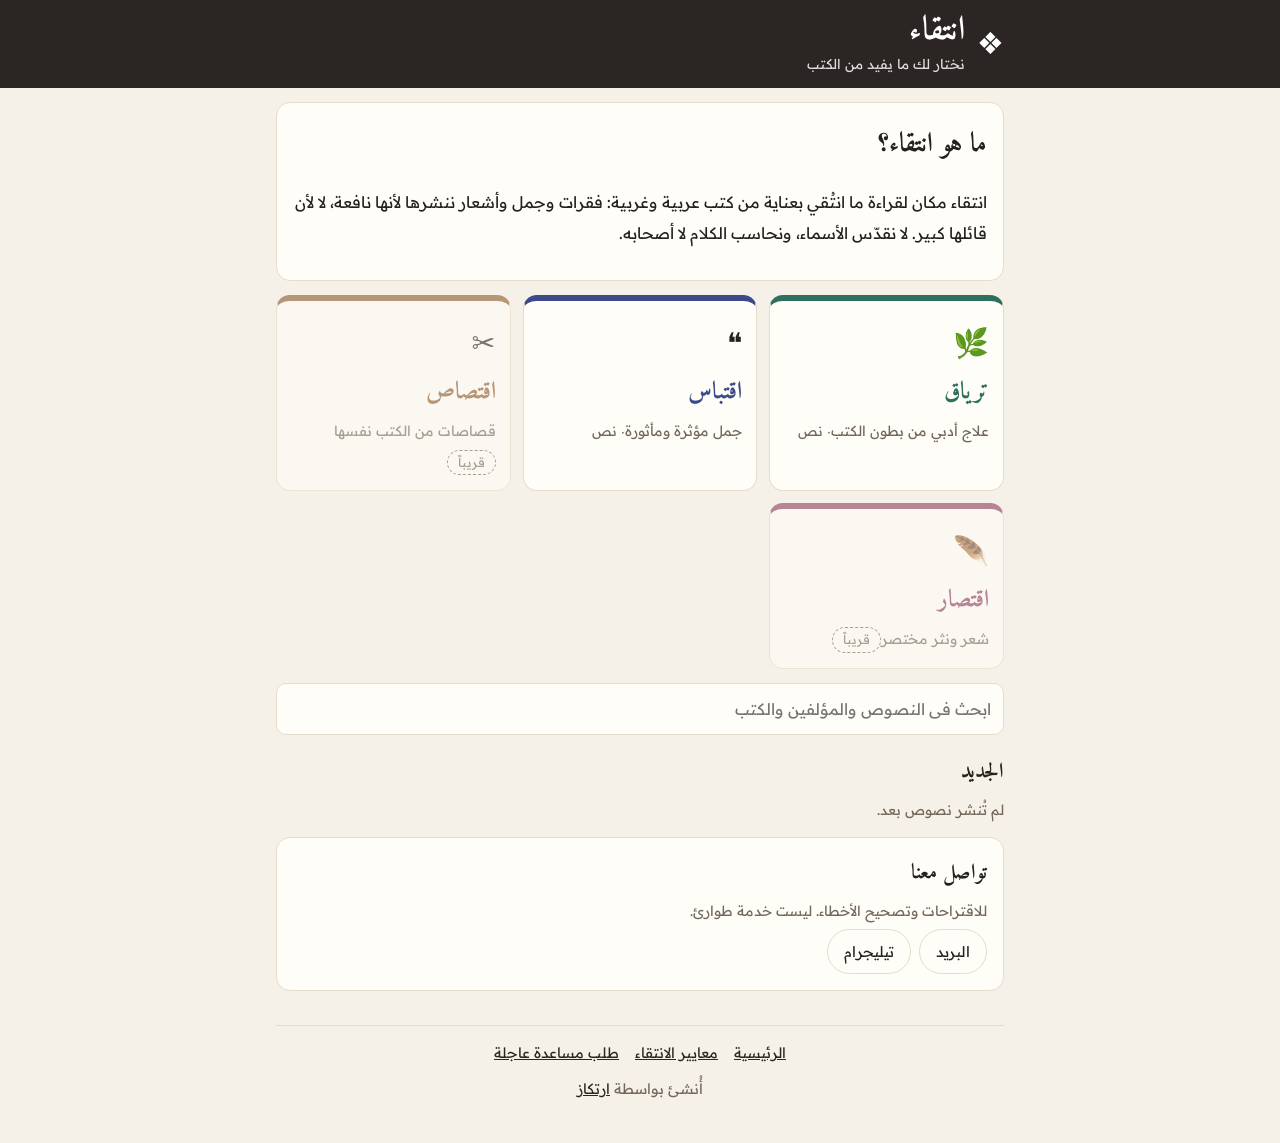
<file: index.html>
<!doctype html>
<html lang="ar" dir="rtl">
<head>
<meta charset="utf-8">
<meta name="viewport" content="width=device-width, initial-scale=1">
<link rel="manifest" href="manifest.webmanifest">
<meta name="theme-color" content="#2b2623">
<title>انتقاء</title>
<link rel="icon" href="icon-192.png">
<link rel="preconnect" href="https://fonts.googleapis.com">
<link rel="preconnect" href="https://fonts.gstatic.com" crossorigin>
<link href="https://fonts.googleapis.com/css2?family=Amiri:wght@400;700&family=Readex+Pro:wght@300;400;600&display=swap" rel="stylesheet">
<link rel="stylesheet" href="style.css">
</head>
<body>
<header class="top" id="top"><div class="wrap"><a class="brand" href="#/"><span class="rm" id="rm" aria-hidden="true">❖</span><span><b id="bt">انتقاء</b><span class="tag" id="tg">نختار لك ما يفيد من الكتب</span></span></a></div></header>
<main><div class="wrap" id="app"></div></main>
<div class="toast" id="toast" role="status" aria-live="polite"></div>
<script src="common.js"></script>
<script src="app.js"></script>
</body>
</html>
</file>
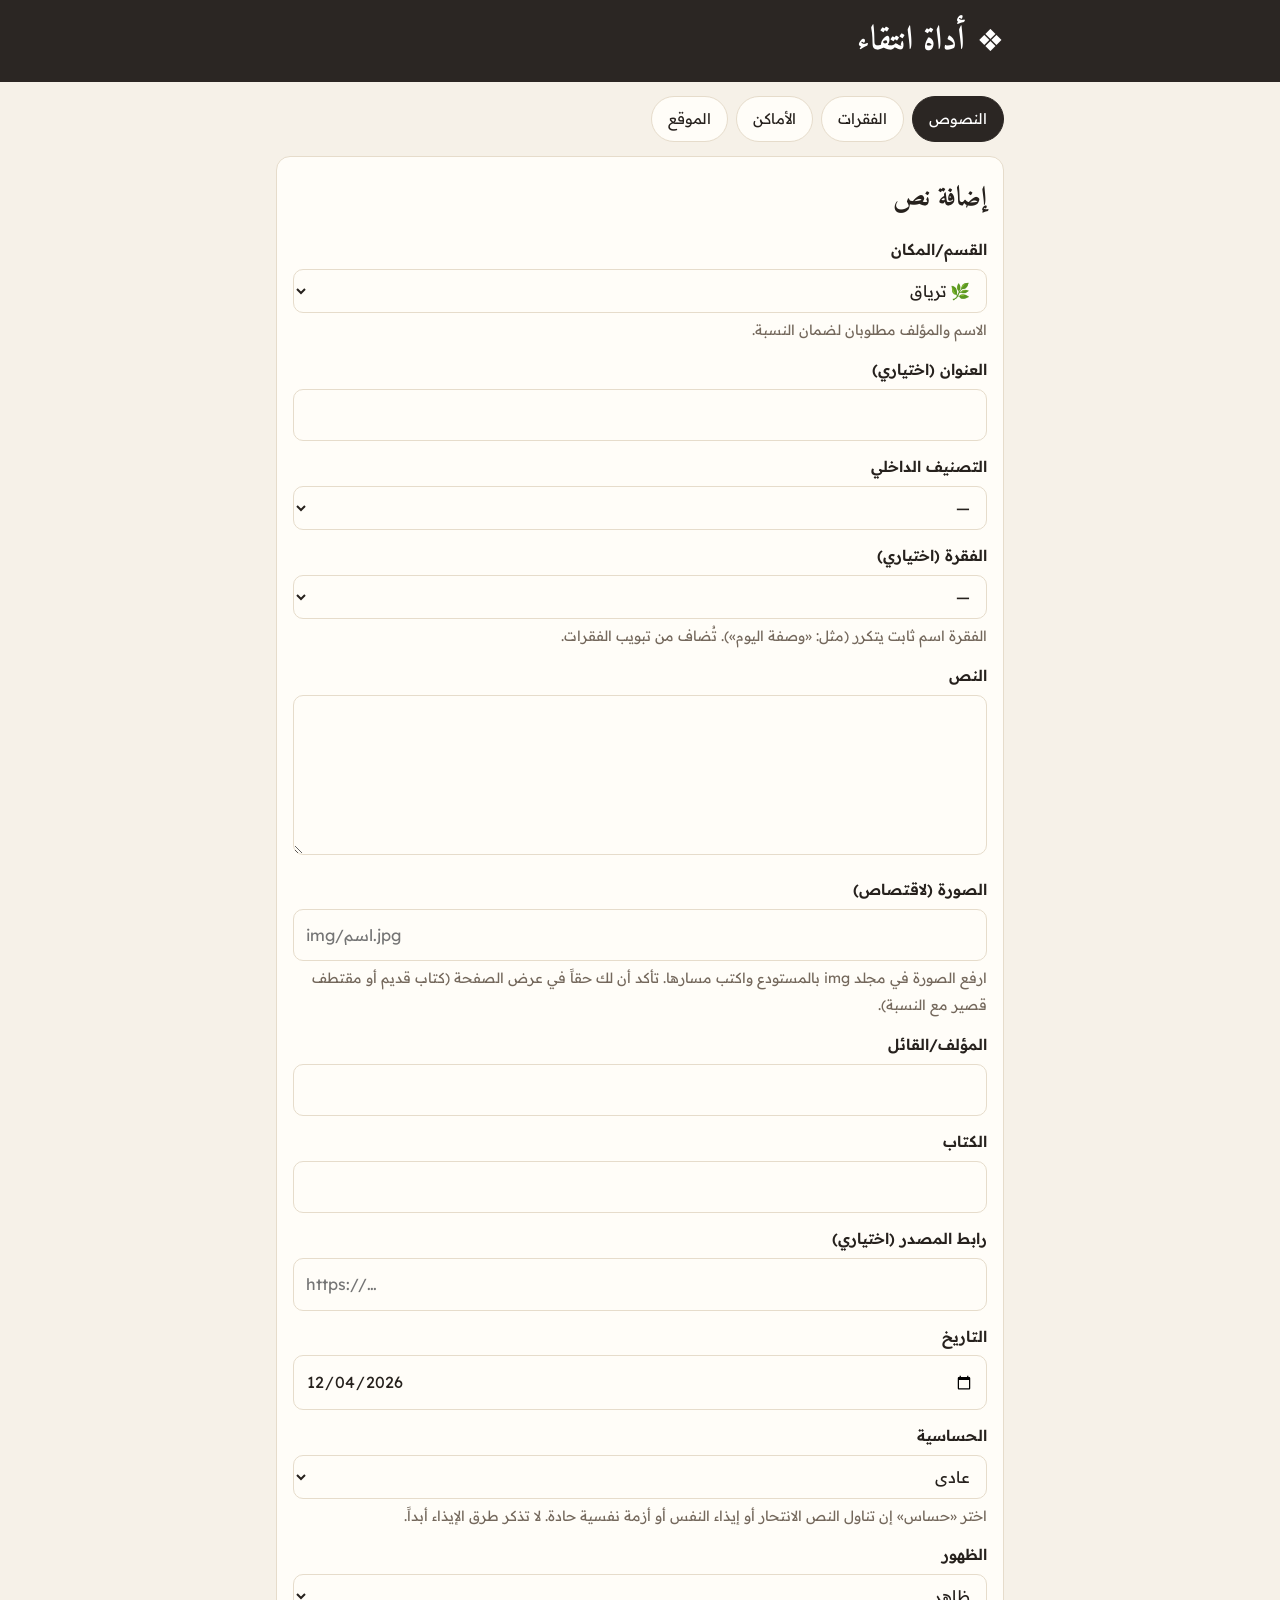
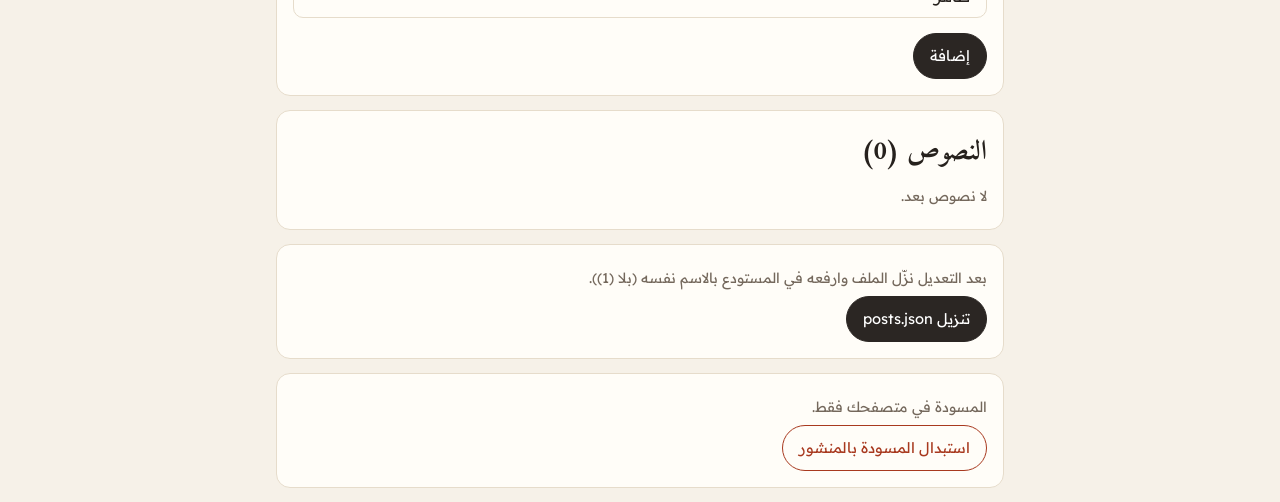
<file: admin.html>
<!doctype html>
<html lang="ar" dir="rtl">
<head>
<meta charset="utf-8">
<meta name="viewport" content="width=device-width, initial-scale=1">
<meta name="robots" content="noindex">
<title>أداة انتقاء</title>
<link rel="icon" href="icon-192.png">
<link href="https://fonts.googleapis.com/css2?family=Amiri:wght@400;700&family=Readex+Pro:wght@300;400;600&display=swap" rel="stylesheet">
<link rel="stylesheet" href="style.css">
</head>
<body>
<header class="top"><div class="wrap"><a class="brand" href="index.html"><span class="rm" aria-hidden="true">❖</span><b>أداة انتقاء</b></a></div></header>
<main><div class="wrap" id="app"></div></main>
<div class="toast" id="toast" role="status" aria-live="polite"></div>
<script src="common.js"></script>
<script src="admin.js"></script>
</body>
</html>
</file>
<file: style.css>
:root{--bg:#f6f1e8;--card:#fffdf8;--ink:#26211d;--mute:#74685c;--line:#e6dccb;--room:#2b2623;--on:#fff;--warn:#a8391f}
@media (prefers-color-scheme:dark){:root{--bg:#161310;--card:#1f1b17;--ink:#f0e8dc;--mute:#a79b8d;--line:#322b24;--on:#17120e;--warn:#f0907a}}
*{box-sizing:border-box}
body{margin:0;background:var(--bg);color:var(--ink);font-family:'Readex Pro',system-ui,sans-serif;line-height:1.9;font-size:16px}
.wrap{max-width:760px;margin:0 auto;padding:0 16px}
a{color:var(--room)}
@media (prefers-color-scheme:dark){a{color:color-mix(in srgb,var(--room) 55%,#fff)}}
h1,h2,h3,.brand b{font-family:'Amiri',serif;font-weight:700;margin:0}
h2{font-size:1.7rem}h3{font-size:1.3rem}
.top{background:var(--room);color:#fff;padding:12px 0;transition:background .2s}
.brand{display:flex;align-items:center;gap:12px;color:#fff;text-decoration:none}
.brand b{display:block;font-size:2.1rem;line-height:1.15}
.tag{display:block;font-size:.85rem;opacity:.85}
.rm{font-size:1.9rem}
.row{display:flex;gap:8px;align-items:center;flex-wrap:wrap}
.chip,.btn{display:inline-flex;align-items:center;justify-content:center;gap:6px;border:1px solid var(--line);background:var(--card);color:var(--ink);padding:8px 16px;border-radius:999px;font:inherit;font-size:.92rem;text-decoration:none;cursor:pointer;min-height:44px}
.chip[aria-current=true]{background:var(--room);color:var(--on);border-color:var(--room)}
.btn.primary{background:var(--room);color:#fff;border-color:var(--room)}
.btn.danger{color:var(--warn);border-color:var(--warn)}
input[type=text],input[type=url],input[type=date],input[type=number],textarea,select{width:100%;font:inherit;color:var(--ink);background:var(--card);border:1px solid var(--line);border-radius:10px;padding:10px 12px;min-height:44px}
textarea{min-height:160px;resize:vertical;font-family:'Amiri',serif;font-size:1.15rem}
label{display:block;margin:12px 0 4px;font-weight:600;font-size:.95rem}
.hint{color:var(--mute);font-size:.88rem;margin:4px 0}
.err{color:var(--warn);font-size:.92rem}
.panel{background:var(--card);border:1px solid var(--line);border-radius:14px;padding:16px;margin:14px 0}
.rooms{display:grid;grid-template-columns:repeat(auto-fill,minmax(220px,1fr));gap:12px;margin:14px 0}
.room{display:block;text-decoration:none;color:var(--ink);background:var(--card);border:1px solid var(--line);border-top:6px solid var(--c);border-radius:14px;padding:14px;min-height:130px}
.room .e{font-size:1.8rem;display:block}
.room b{font-family:'Amiri',serif;font-size:1.5rem;display:block;color:var(--c)}
.room .d{font-size:.88rem;color:var(--mute);line-height:1.6}
.room.soon{opacity:.6}
.soonb{display:inline-block;border:1px dashed var(--mute);border-radius:999px;padding:0 10px;font-size:.78rem;color:var(--mute)}
.post{background:var(--card);border:1px solid var(--line);border-right:5px solid var(--c,var(--room));border-radius:12px;padding:14px 16px;margin:12px 0}
.post h3 a{color:var(--ink);text-decoration:none}
.post .ex{font-family:'Amiri',serif;font-size:1.2rem;white-space:pre-wrap}
.meta{color:var(--mute);font-size:.85rem}
.body{font-family:'Amiri',serif;font-size:1.35rem;line-height:2.1;white-space:pre-wrap;margin:14px 0}
.verse{text-align:center}
.src{border-top:1px solid var(--line);padding-top:10px;margin-top:12px;color:var(--mute)}
.note{border:1px solid var(--line);background:var(--bg);border-radius:10px;padding:10px 12px;color:var(--mute);font-size:.88rem;margin:14px 0}
.cut{display:block;width:100%;border-radius:10px;border:1px solid var(--line)}
.grid{display:grid;grid-template-columns:repeat(auto-fill,minmax(220px,1fr));gap:12px}
.toast{position:fixed;bottom:16px;inset-inline:16px;max-width:520px;margin:auto;background:var(--room);color:#fff;padding:12px 16px;border-radius:12px;opacity:0;pointer-events:none;transition:opacity .2s;z-index:9}
.toast.show{opacity:1}.toast.bad{background:var(--warn)}
footer{margin:34px 0 40px;padding-top:14px;border-top:1px solid var(--line);color:var(--mute);font-size:.9rem;text-align:center}
.line{display:flex;gap:10px;align-items:center;border-bottom:1px solid var(--line);padding:10px 0}
.sr{position:absolute;width:1px;height:1px;overflow:hidden;clip:rect(0 0 0 0)}
.crisis{border:2px solid var(--warn);border-radius:12px;padding:12px 16px;margin:14px 0;background:var(--card)}
.crisis ul{margin:6px 0;padding-inline-start:20px}
.tbl{overflow-x:auto;margin:14px 0}
.tbl table{width:100%;border-collapse:collapse;background:var(--card)}
.tbl th,.tbl td{border:1px solid var(--line);padding:8px 10px;text-align:right}
.tbl th{background:var(--room);color:#fff}
@media print{.top,footer,.btn,.chip,.toast,.note,.crisis{display:none!important}body{background:#fff;color:#000}}
</file>
